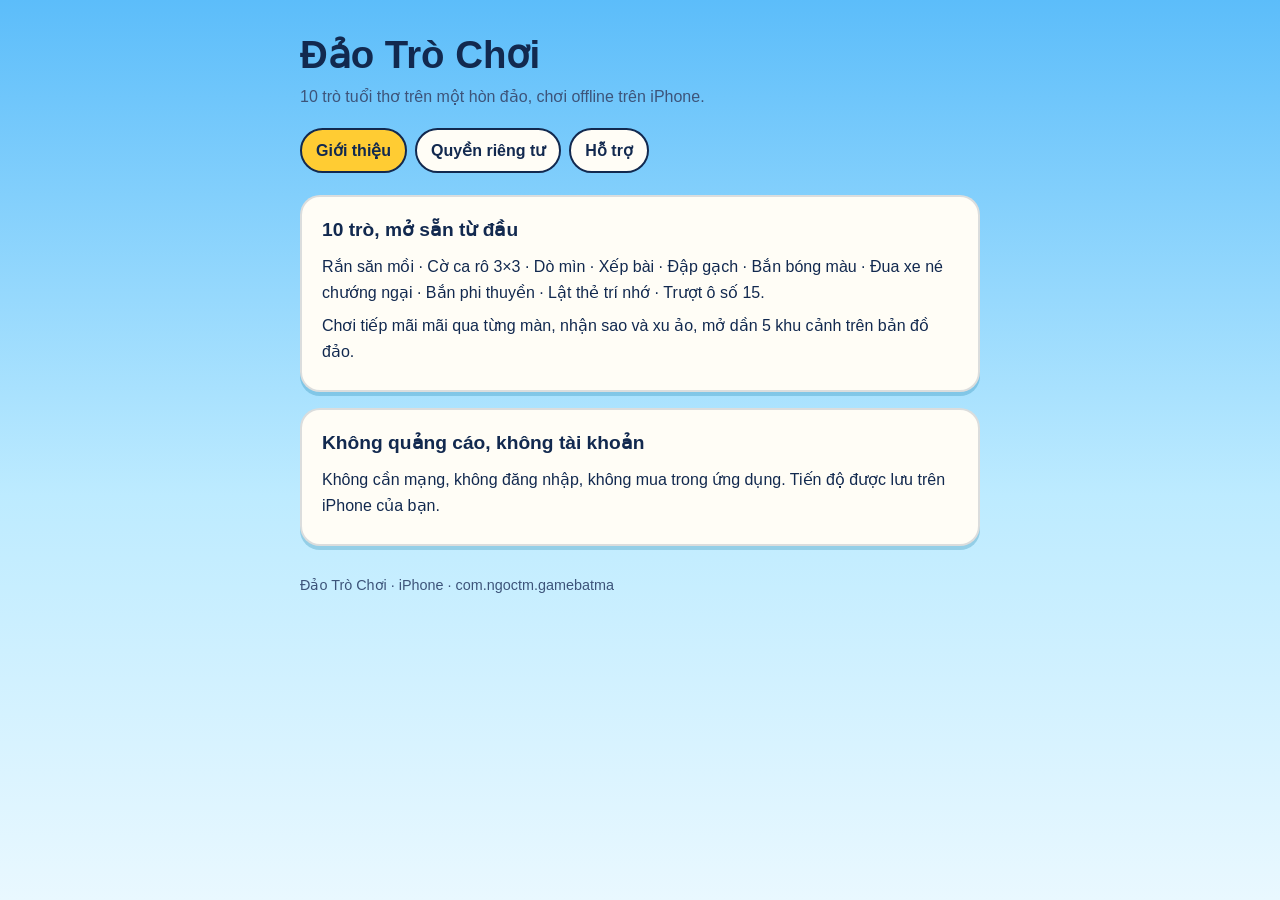
<file: index.html>
<!doctype html>
<html lang="vi">
<head>
  <meta charset="utf-8">
  <meta name="viewport" content="width=device-width, initial-scale=1">
  <title>Đảo Trò Chơi: Game Tuổi Thơ</title>
  <link rel="stylesheet" href="style.css">
</head>
<body>
<main>
  <header>
    <h1>Đảo Trò Chơi</h1>
    <p>10 trò tuổi thơ trên một hòn đảo, chơi offline trên iPhone.</p>
  </header>

  <nav aria-label="Trang">
    <a href="index.html" aria-current="page">Giới thiệu</a>
    <a href="privacy.html">Quyền riêng tư</a>
    <a href="support.html">Hỗ trợ</a>
  </nav>

  <section class="card">
    <h2>10 trò, mở sẵn từ đầu</h2>
    <p>Rắn săn mồi · Cờ ca rô 3×3 · Dò mìn · Xếp bài · Đập gạch · Bắn bóng màu · Đua xe né chướng ngại · Bắn phi thuyền · Lật thẻ trí nhớ · Trượt ô số 15.</p>
    <p>Chơi tiếp mãi mãi qua từng màn, nhận sao và xu ảo, mở dần 5 khu cảnh trên bản đồ đảo.</p>
  </section>

  <section class="card">
    <h2>Không quảng cáo, không tài khoản</h2>
    <p>Không cần mạng, không đăng nhập, không mua trong ứng dụng. Tiến độ được lưu trên iPhone của bạn.</p>
  </section>

  <footer>Đảo Trò Chơi · iPhone · com.ngoctm.gamebatma</footer>
</main>
</body>
</html>
</file>
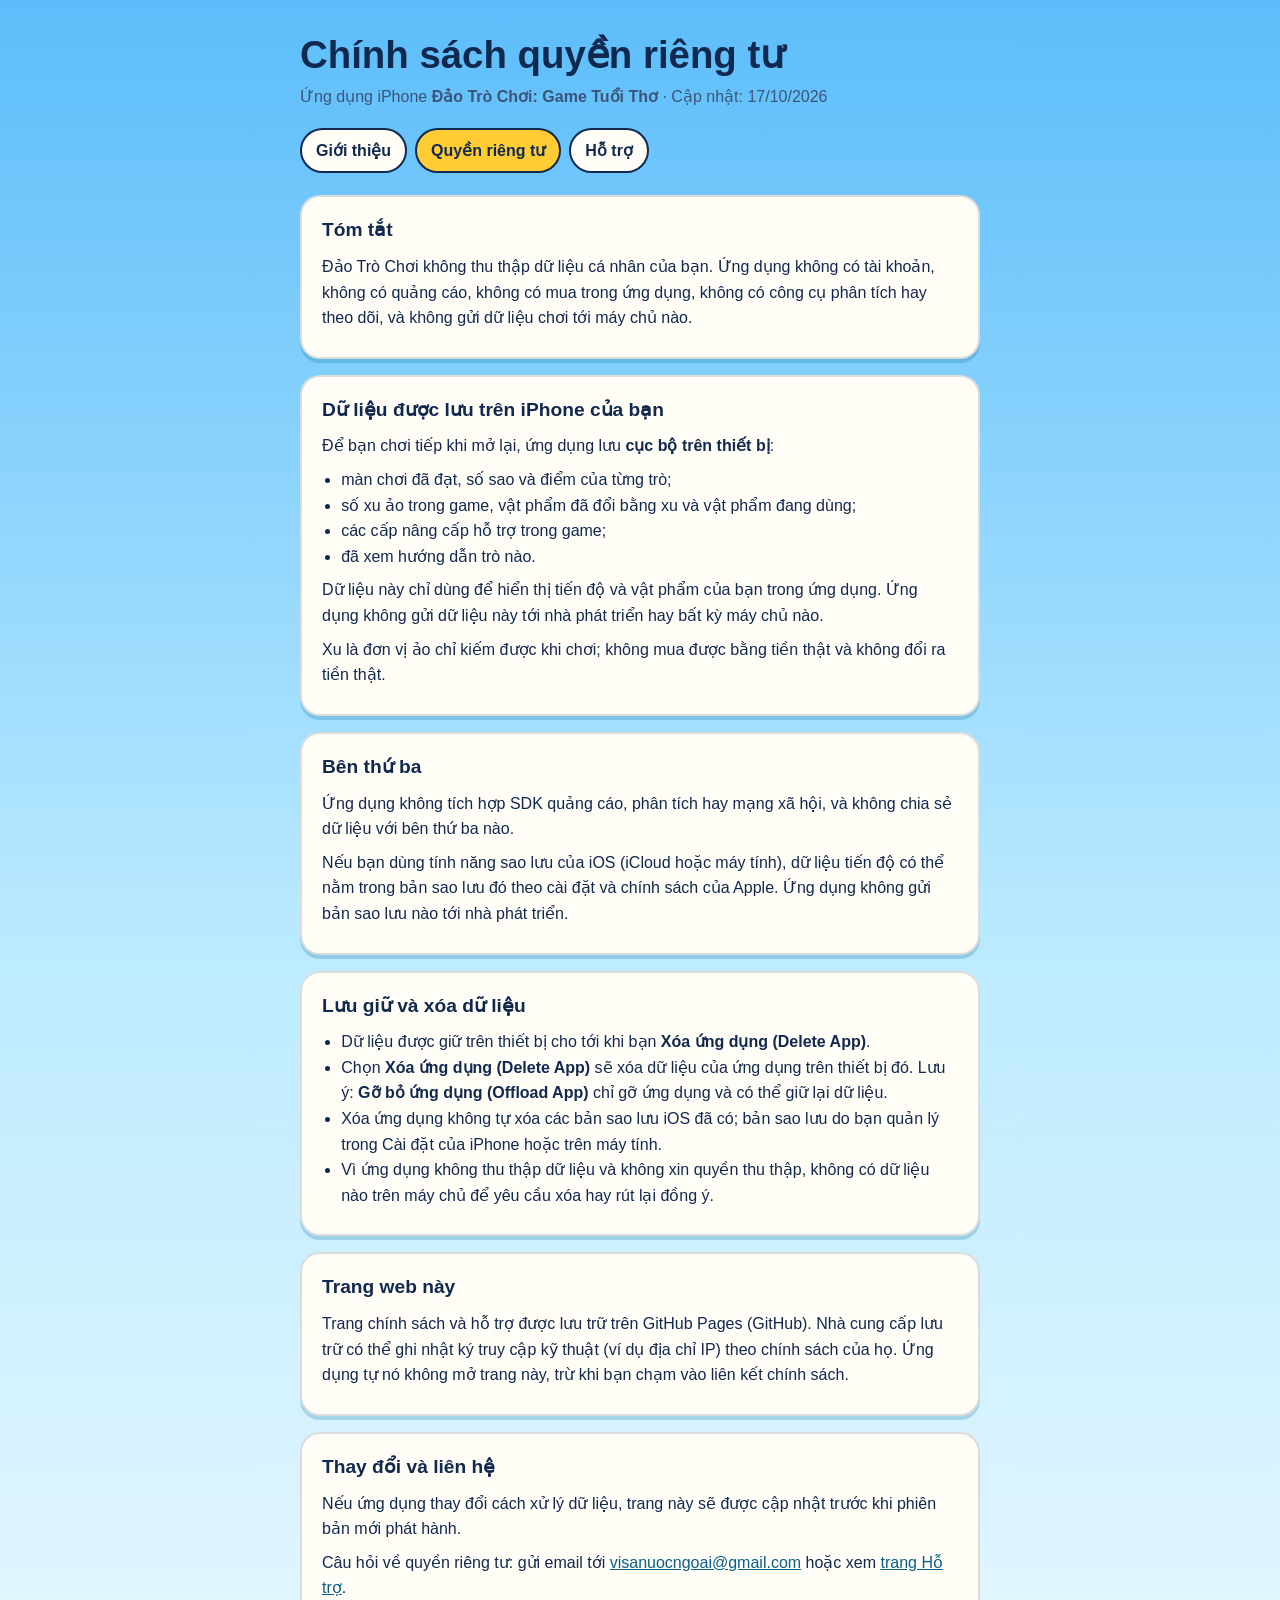
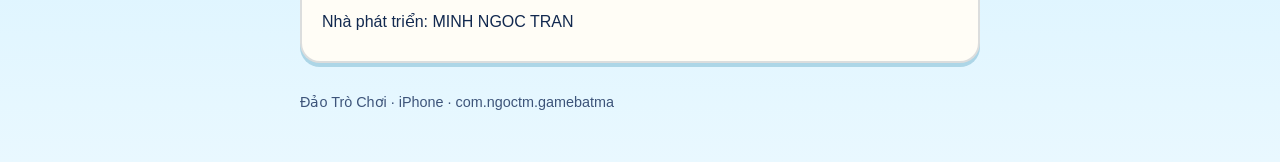
<file: privacy.html>
<!doctype html>
<html lang="vi">
<head>
  <meta charset="utf-8">
  <meta name="viewport" content="width=device-width, initial-scale=1">
  <title>Chính sách quyền riêng tư — Đảo Trò Chơi</title>
  <link rel="stylesheet" href="style.css">
</head>
<body>
<main>
  <header>
    <h1>Chính sách quyền riêng tư</h1>
    <p>Ứng dụng iPhone <strong>Đảo Trò Chơi: Game Tuổi Thơ</strong> · Cập nhật: 17/10/2026</p>
  </header>

  <nav aria-label="Trang">
    <a href="index.html">Giới thiệu</a>
    <a href="privacy.html" aria-current="page">Quyền riêng tư</a>
    <a href="support.html">Hỗ trợ</a>
  </nav>

  <section class="card">
    <h2>Tóm tắt</h2>
    <p>Đảo Trò Chơi không thu thập dữ liệu cá nhân của bạn. Ứng dụng không có tài khoản, không có quảng cáo, không có mua trong ứng dụng, không có công cụ phân tích hay theo dõi, và không gửi dữ liệu chơi tới máy chủ nào.</p>
  </section>

  <section class="card">
    <h2>Dữ liệu được lưu trên iPhone của bạn</h2>
    <p>Để bạn chơi tiếp khi mở lại, ứng dụng lưu <strong>cục bộ trên thiết bị</strong>:</p>
    <ul>
      <li>màn chơi đã đạt, số sao và điểm của từng trò;</li>
      <li>số xu ảo trong game, vật phẩm đã đổi bằng xu và vật phẩm đang dùng;</li>
      <li>các cấp nâng cấp hỗ trợ trong game;</li>
      <li>đã xem hướng dẫn trò nào.</li>
    </ul>
    <p>Dữ liệu này chỉ dùng để hiển thị tiến độ và vật phẩm của bạn trong ứng dụng. Ứng dụng không gửi dữ liệu này tới nhà phát triển hay bất kỳ máy chủ nào.</p>
    <p>Xu là đơn vị ảo chỉ kiếm được khi chơi; không mua được bằng tiền thật và không đổi ra tiền thật.</p>
  </section>

  <section class="card">
    <h2>Bên thứ ba</h2>
    <p>Ứng dụng không tích hợp SDK quảng cáo, phân tích hay mạng xã hội, và không chia sẻ dữ liệu với bên thứ ba nào.</p>
    <p>Nếu bạn dùng tính năng sao lưu của iOS (iCloud hoặc máy tính), dữ liệu tiến độ có thể nằm trong bản sao lưu đó theo cài đặt và chính sách của Apple. Ứng dụng không gửi bản sao lưu nào tới nhà phát triển.</p>
  </section>

  <section class="card">
    <h2>Lưu giữ và xóa dữ liệu</h2>
    <ul>
      <li>Dữ liệu được giữ trên thiết bị cho tới khi bạn <strong>Xóa ứng dụng (Delete App)</strong>.</li>
      <li>Chọn <strong>Xóa ứng dụng (Delete App)</strong> sẽ xóa dữ liệu của ứng dụng trên thiết bị đó. Lưu ý: <strong>Gỡ bỏ ứng dụng (Offload App)</strong> chỉ gỡ ứng dụng và có thể giữ lại dữ liệu.</li>
      <li>Xóa ứng dụng không tự xóa các bản sao lưu iOS đã có; bản sao lưu do bạn quản lý trong Cài đặt của iPhone hoặc trên máy tính.</li>
      <li>Vì ứng dụng không thu thập dữ liệu và không xin quyền thu thập, không có dữ liệu nào trên máy chủ để yêu cầu xóa hay rút lại đồng ý.</li>
    </ul>
  </section>

  <section class="card">
    <h2>Trang web này</h2>
    <p>Trang chính sách và hỗ trợ được lưu trữ trên GitHub Pages (GitHub). Nhà cung cấp lưu trữ có thể ghi nhật ký truy cập kỹ thuật (ví dụ địa chỉ IP) theo chính sách của họ. Ứng dụng tự nó không mở trang này, trừ khi bạn chạm vào liên kết chính sách.</p>
  </section>

  <section class="card">
    <h2>Thay đổi và liên hệ</h2>
    <p>Nếu ứng dụng thay đổi cách xử lý dữ liệu, trang này sẽ được cập nhật trước khi phiên bản mới phát hành.</p>
    <p>Câu hỏi về quyền riêng tư: gửi email tới <a href="mailto:visanuocngoai@gmail.com">visanuocngoai@gmail.com</a> hoặc xem <a href="support.html">trang Hỗ trợ</a>.</p>
    <p>Nhà phát triển: MINH NGOC TRAN</p>
  </section>

  <footer>Đảo Trò Chơi · iPhone · com.ngoctm.gamebatma</footer>
</main>
</body>
</html>
</file>
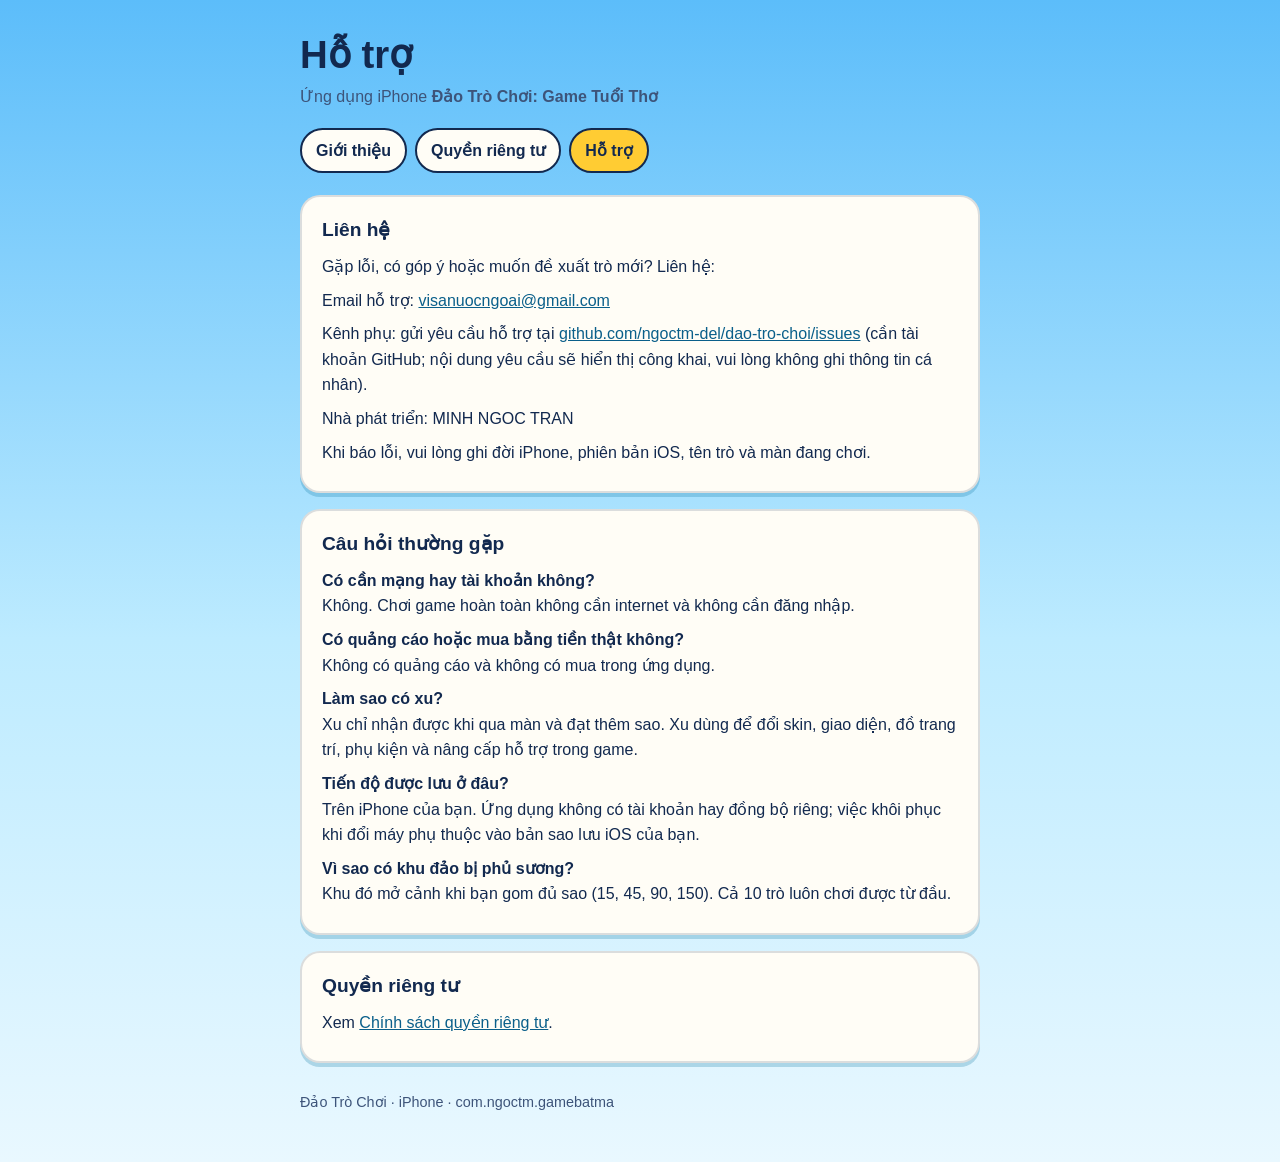
<file: support.html>
<!doctype html>
<html lang="vi">
<head>
  <meta charset="utf-8">
  <meta name="viewport" content="width=device-width, initial-scale=1">
  <title>Hỗ trợ — Đảo Trò Chơi</title>
  <link rel="stylesheet" href="style.css">
</head>
<body>
<main>
  <header>
    <h1>Hỗ trợ</h1>
    <p>Ứng dụng iPhone <strong>Đảo Trò Chơi: Game Tuổi Thơ</strong></p>
  </header>

  <nav aria-label="Trang">
    <a href="index.html">Giới thiệu</a>
    <a href="privacy.html">Quyền riêng tư</a>
    <a href="support.html" aria-current="page">Hỗ trợ</a>
  </nav>

  <section class="card">
    <h2>Liên hệ</h2>
    <p>Gặp lỗi, có góp ý hoặc muốn đề xuất trò mới? Liên hệ:</p>
    <p>Email hỗ trợ: <a href="mailto:visanuocngoai@gmail.com">visanuocngoai@gmail.com</a></p>
    <p>Kênh phụ: gửi yêu cầu hỗ trợ tại <a href="https://github.com/ngoctm-del/dao-tro-choi/issues">github.com/ngoctm-del/dao-tro-choi/issues</a> (cần tài khoản GitHub; nội dung yêu cầu sẽ hiển thị công khai, vui lòng không ghi thông tin cá nhân).</p>
    <p>Nhà phát triển: MINH NGOC TRAN</p>
    <p>Khi báo lỗi, vui lòng ghi đời iPhone, phiên bản iOS, tên trò và màn đang chơi.</p>
  </section>

  <section class="card">
    <h2>Câu hỏi thường gặp</h2>
    <p><strong>Có cần mạng hay tài khoản không?</strong><br>Không. Chơi game hoàn toàn không cần internet và không cần đăng nhập.</p>
    <p><strong>Có quảng cáo hoặc mua bằng tiền thật không?</strong><br>Không có quảng cáo và không có mua trong ứng dụng.</p>
    <p><strong>Làm sao có xu?</strong><br>Xu chỉ nhận được khi qua màn và đạt thêm sao. Xu dùng để đổi skin, giao diện, đồ trang trí, phụ kiện và nâng cấp hỗ trợ trong game.</p>
    <p><strong>Tiến độ được lưu ở đâu?</strong><br>Trên iPhone của bạn. Ứng dụng không có tài khoản hay đồng bộ riêng; việc khôi phục khi đổi máy phụ thuộc vào bản sao lưu iOS của bạn.</p>
    <p><strong>Vì sao có khu đảo bị phủ sương?</strong><br>Khu đó mở cảnh khi bạn gom đủ sao (15, 45, 90, 150). Cả 10 trò luôn chơi được từ đầu.</p>
  </section>

  <section class="card">
    <h2>Quyền riêng tư</h2>
    <p>Xem <a href="privacy.html">Chính sách quyền riêng tư</a>.</p>
  </section>

  <footer>Đảo Trò Chơi · iPhone · com.ngoctm.gamebatma</footer>
</main>
</body>
</html>
</file>
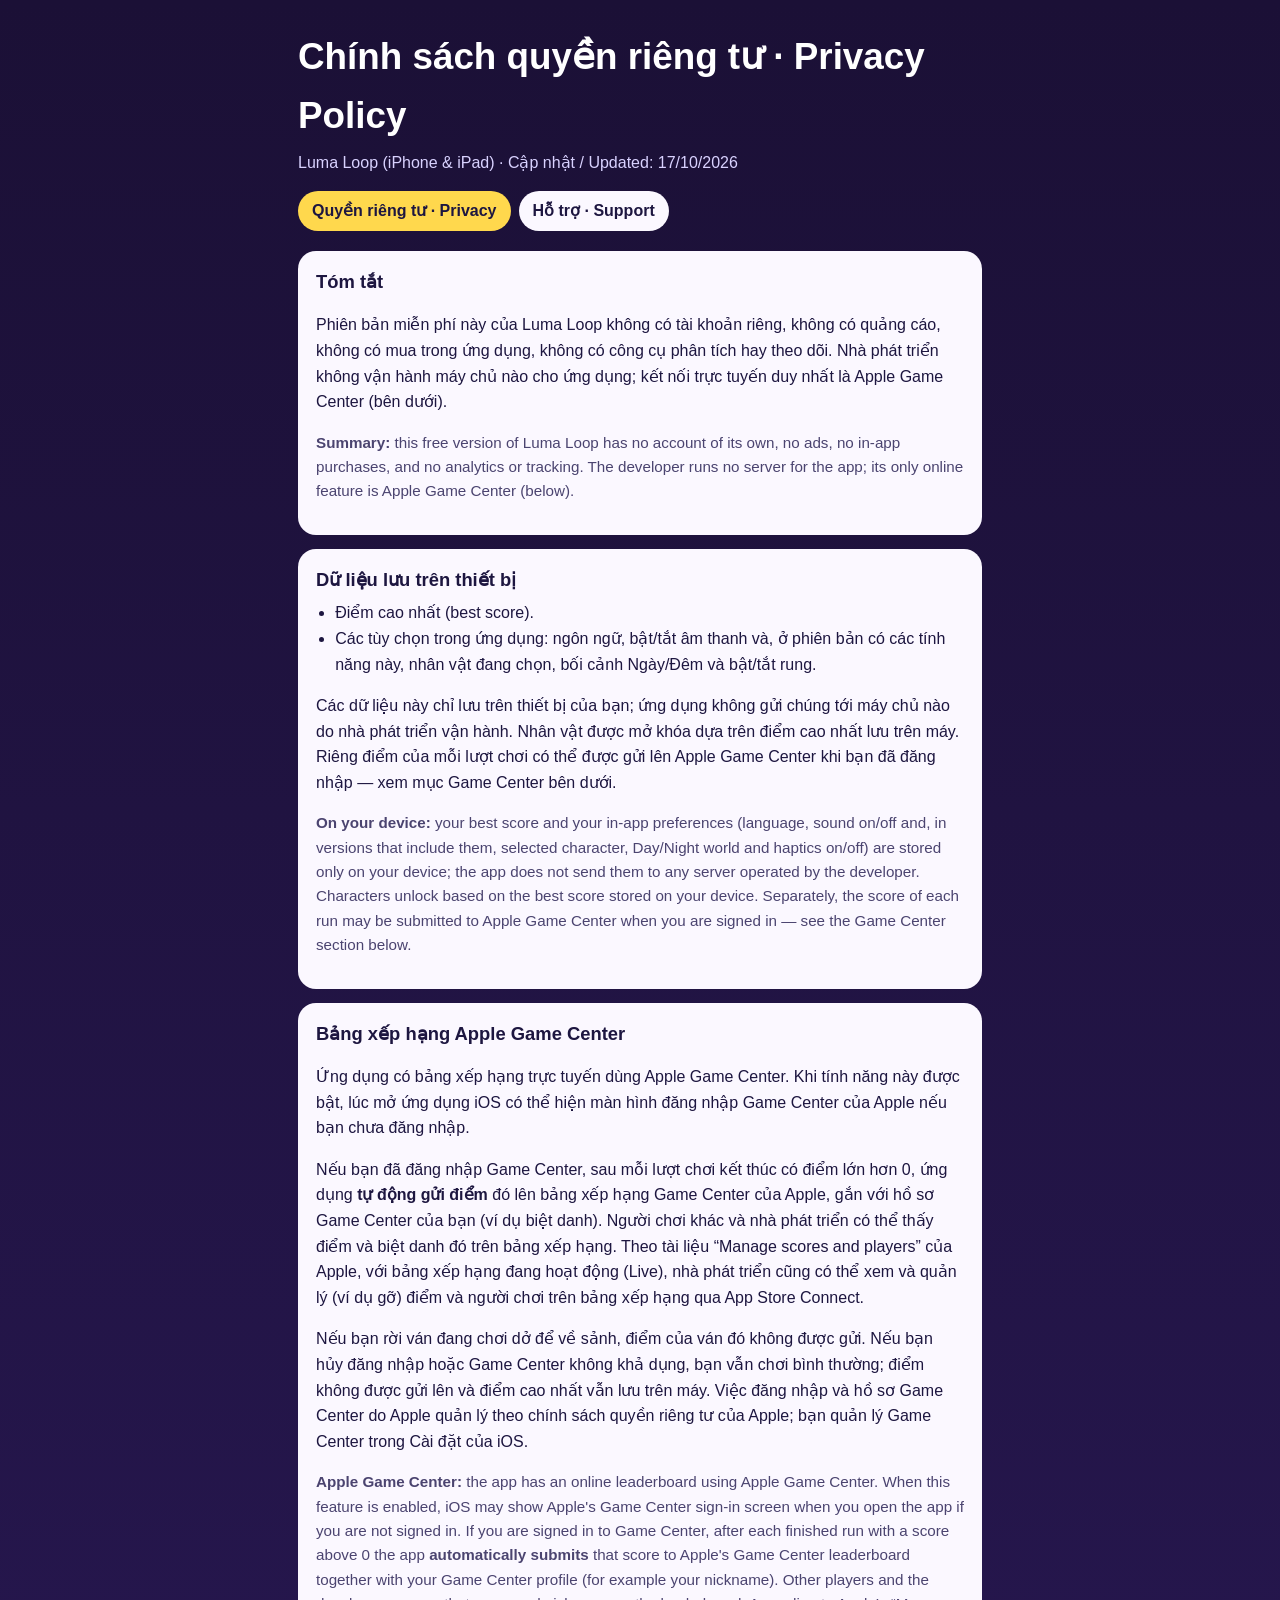
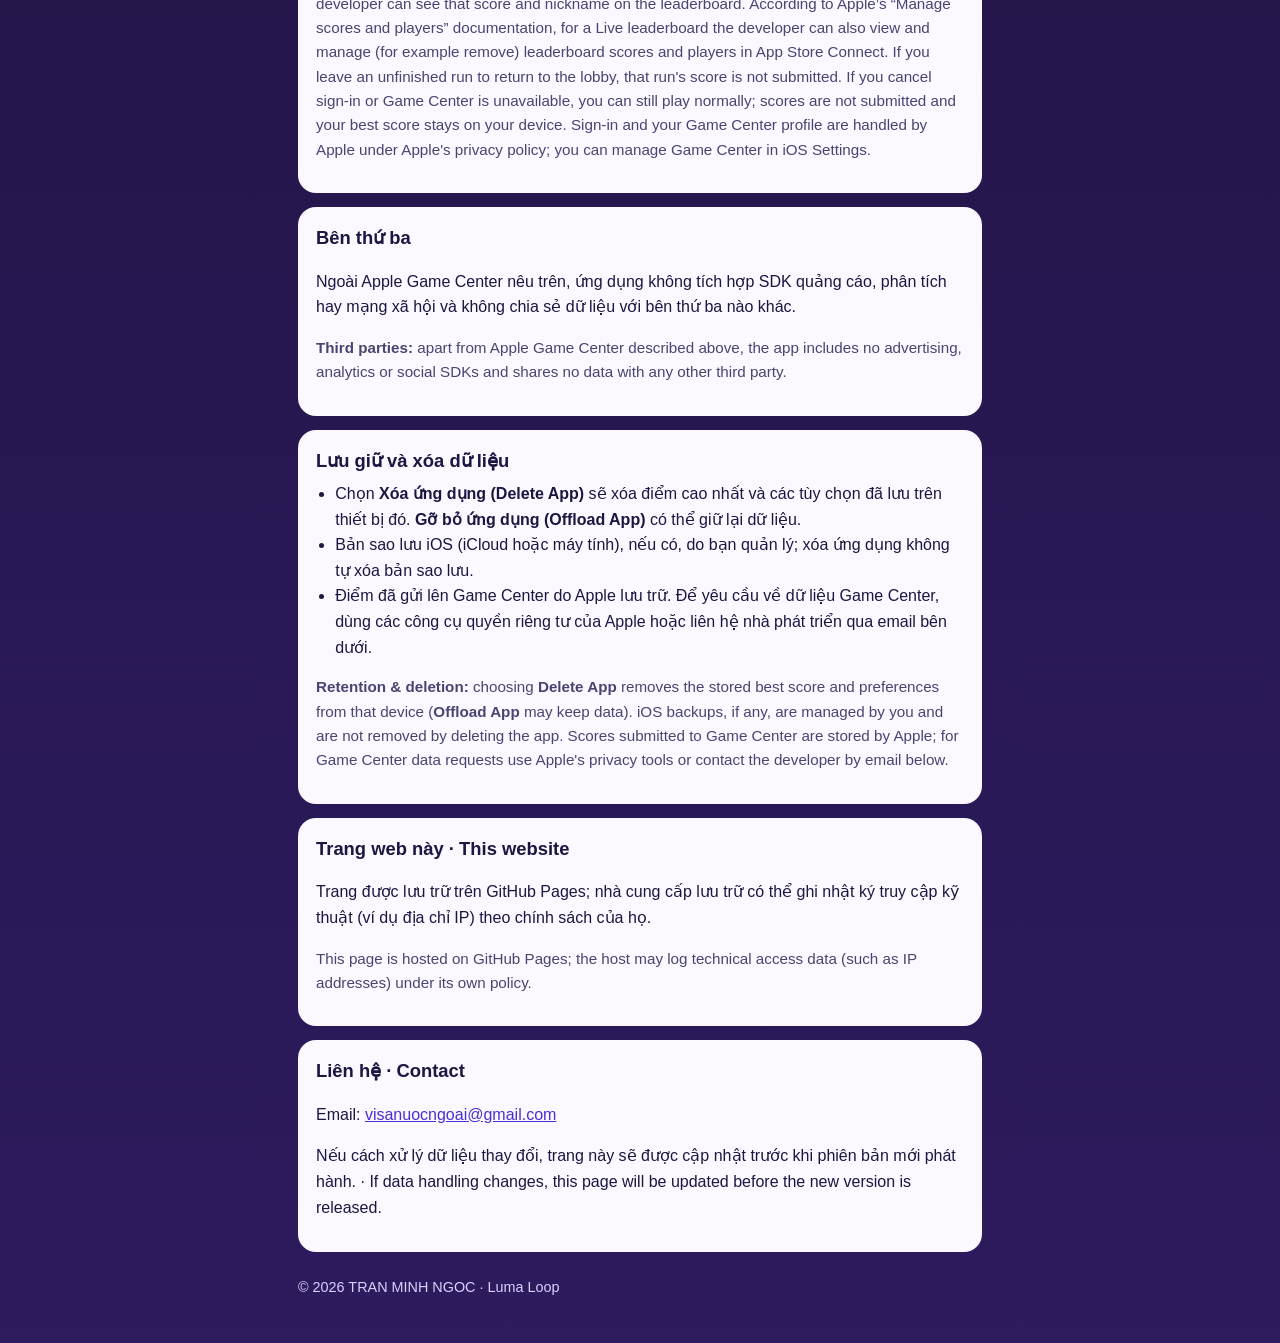
<file: luma-loop/privacy.html>
<!doctype html>
<html lang="vi">
<head>
  <meta charset="utf-8">
  <meta name="viewport" content="width=device-width, initial-scale=1">
  <title>Privacy Policy — Luma Loop</title>
  <style>
    :root { --bg1:#1b1036; --bg2:#2d1b5e; --card:#fbf8ff; --ink:#1d1640; --soft:#4b4470; --accent:#7c5cff; }
    * { box-sizing: border-box; }
    body { margin:0; font-family:-apple-system,BlinkMacSystemFont,"Segoe UI",Roboto,Arial,sans-serif; line-height:1.6; color:var(--ink); background:linear-gradient(180deg,var(--bg1),var(--bg2)); }
    main { max-width:720px; margin:0 auto; padding:28px 18px 44px; }
    header h1 { color:#fff; margin:0 0 4px; font-size:clamp(1.7rem,5vw,2.3rem); }
    header p { color:#d9d2ff; margin:0; }
    nav { display:flex; flex-wrap:wrap; gap:8px; margin:16px 0 20px; }
    nav a { padding:7px 14px; border-radius:999px; background:var(--card); color:var(--ink); text-decoration:none; font-weight:600; }
    nav a[aria-current="page"] { background:#ffd84d; }
    .card { background:var(--card); border-radius:18px; padding:16px 18px; margin:0 0 14px; }
    .card h2 { font-size:1.15rem; margin:0 0 6px; }
    .card ul { padding-left:1.2em; margin:6px 0; }
    .lang { color:var(--soft); font-size:.95rem; }
    a { color:#4b2fd6; }
    footer { color:#d9d2ff; font-size:.9rem; margin-top:24px; }
  </style>
</head>
<body>
<main>
  <header>
    <h1>Chính sách quyền riêng tư · Privacy Policy</h1>
    <p>Luma Loop (iPhone &amp; iPad) · Cập nhật / Updated: 17/10/2026</p>
  </header>

  <nav aria-label="Trang">
    <a href="privacy.html" aria-current="page">Quyền riêng tư · Privacy</a>
    <a href="support.html">Hỗ trợ · Support</a>
  </nav>

  <section class="card">
    <h2>Tóm tắt</h2>
    <p>Phiên bản miễn phí này của Luma Loop không có tài khoản riêng, không có quảng cáo, không có mua trong ứng dụng, không có công cụ phân tích hay theo dõi. Nhà phát triển không vận hành máy chủ nào cho ứng dụng; kết nối trực tuyến duy nhất là Apple Game Center (bên dưới).</p>
    <p class="lang"><strong>Summary:</strong> this free version of Luma Loop has no account of its own, no ads, no in-app purchases, and no analytics or tracking. The developer runs no server for the app; its only online feature is Apple Game Center (below).</p>
  </section>

  <section class="card">
    <h2>Dữ liệu lưu trên thiết bị</h2>
    <ul>
      <li>Điểm cao nhất (best score).</li>
      <li>Các tùy chọn trong ứng dụng: ngôn ngữ, bật/tắt âm thanh và, ở phiên bản có các tính năng này, nhân vật đang chọn, bối cảnh Ngày/Đêm và bật/tắt rung.</li>
    </ul>
    <p>Các dữ liệu này chỉ lưu trên thiết bị của bạn; ứng dụng không gửi chúng tới máy chủ nào do nhà phát triển vận hành. Nhân vật được mở khóa dựa trên điểm cao nhất lưu trên máy. Riêng điểm của mỗi lượt chơi có thể được gửi lên Apple Game Center khi bạn đã đăng nhập — xem mục Game Center bên dưới.</p>
    <p class="lang"><strong>On your device:</strong> your best score and your in-app preferences (language, sound on/off and, in versions that include them, selected character, Day/Night world and haptics on/off) are stored only on your device; the app does not send them to any server operated by the developer. Characters unlock based on the best score stored on your device. Separately, the score of each run may be submitted to Apple Game Center when you are signed in — see the Game Center section below.</p>
  </section>

  <section class="card">
    <h2>Bảng xếp hạng Apple Game Center</h2>
    <p>Ứng dụng có bảng xếp hạng trực tuyến dùng Apple Game Center. Khi tính năng này được bật, lúc mở ứng dụng iOS có thể hiện màn hình đăng nhập Game Center của Apple nếu bạn chưa đăng nhập.</p>
    <p>Nếu bạn đã đăng nhập Game Center, sau mỗi lượt chơi kết thúc có điểm lớn hơn 0, ứng dụng <strong>tự động gửi điểm</strong> đó lên bảng xếp hạng Game Center của Apple, gắn với hồ sơ Game Center của bạn (ví dụ biệt danh). Người chơi khác và nhà phát triển có thể thấy điểm và biệt danh đó trên bảng xếp hạng. Theo tài liệu &ldquo;Manage scores and players&rdquo; của Apple, với bảng xếp hạng đang hoạt động (Live), nhà phát triển cũng có thể xem và quản lý (ví dụ gỡ) điểm và người chơi trên bảng xếp hạng qua App Store Connect.</p>
    <p>Nếu bạn rời ván đang chơi dở để về sảnh, điểm của ván đó không được gửi. Nếu bạn hủy đăng nhập hoặc Game Center không khả dụng, bạn vẫn chơi bình thường; điểm không được gửi lên và điểm cao nhất vẫn lưu trên máy. Việc đăng nhập và hồ sơ Game Center do Apple quản lý theo chính sách quyền riêng tư của Apple; bạn quản lý Game Center trong Cài đặt của iOS.</p>
    <p class="lang"><strong>Apple Game Center:</strong> the app has an online leaderboard using Apple Game Center. When this feature is enabled, iOS may show Apple's Game Center sign-in screen when you open the app if you are not signed in. If you are signed in to Game Center, after each finished run with a score above 0 the app <strong>automatically submits</strong> that score to Apple's Game Center leaderboard together with your Game Center profile (for example your nickname). Other players and the developer can see that score and nickname on the leaderboard. According to Apple&rsquo;s &ldquo;Manage scores and players&rdquo; documentation, for a Live leaderboard the developer can also view and manage (for example remove) leaderboard scores and players in App Store Connect. If you leave an unfinished run to return to the lobby, that run's score is not submitted. If you cancel sign-in or Game Center is unavailable, you can still play normally; scores are not submitted and your best score stays on your device. Sign-in and your Game Center profile are handled by Apple under Apple's privacy policy; you can manage Game Center in iOS Settings.</p>
  </section>

  <section class="card">
    <h2>Bên thứ ba</h2>
    <p>Ngoài Apple Game Center nêu trên, ứng dụng không tích hợp SDK quảng cáo, phân tích hay mạng xã hội và không chia sẻ dữ liệu với bên thứ ba nào khác.</p>
    <p class="lang"><strong>Third parties:</strong> apart from Apple Game Center described above, the app includes no advertising, analytics or social SDKs and shares no data with any other third party.</p>
  </section>

  <section class="card">
    <h2>Lưu giữ và xóa dữ liệu</h2>
    <ul>
      <li>Chọn <strong>Xóa ứng dụng (Delete App)</strong> sẽ xóa điểm cao nhất và các tùy chọn đã lưu trên thiết bị đó. <strong>Gỡ bỏ ứng dụng (Offload App)</strong> có thể giữ lại dữ liệu.</li>
      <li>Bản sao lưu iOS (iCloud hoặc máy tính), nếu có, do bạn quản lý; xóa ứng dụng không tự xóa bản sao lưu.</li>
      <li>Điểm đã gửi lên Game Center do Apple lưu trữ. Để yêu cầu về dữ liệu Game Center, dùng các công cụ quyền riêng tư của Apple hoặc liên hệ nhà phát triển qua email bên dưới.</li>
    </ul>
    <p class="lang"><strong>Retention &amp; deletion:</strong> choosing <strong>Delete App</strong> removes the stored best score and preferences from that device (<strong>Offload App</strong> may keep data). iOS backups, if any, are managed by you and are not removed by deleting the app. Scores submitted to Game Center are stored by Apple; for Game Center data requests use Apple's privacy tools or contact the developer by email below.</p>
  </section>

  <section class="card">
    <h2>Trang web này · This website</h2>
    <p>Trang được lưu trữ trên GitHub Pages; nhà cung cấp lưu trữ có thể ghi nhật ký truy cập kỹ thuật (ví dụ địa chỉ IP) theo chính sách của họ.</p>
    <p class="lang">This page is hosted on GitHub Pages; the host may log technical access data (such as IP addresses) under its own policy.</p>
  </section>

  <section class="card">
    <h2>Liên hệ · Contact</h2>
    <p>Email: <a href="mailto:visanuocngoai@gmail.com">visanuocngoai@gmail.com</a></p>
    <p>Nếu cách xử lý dữ liệu thay đổi, trang này sẽ được cập nhật trước khi phiên bản mới phát hành. · If data handling changes, this page will be updated before the new version is released.</p>
  </section>

  <footer>© 2026 TRAN MINH NGOC · Luma Loop</footer>
</main>
</body>
</html>
</file>
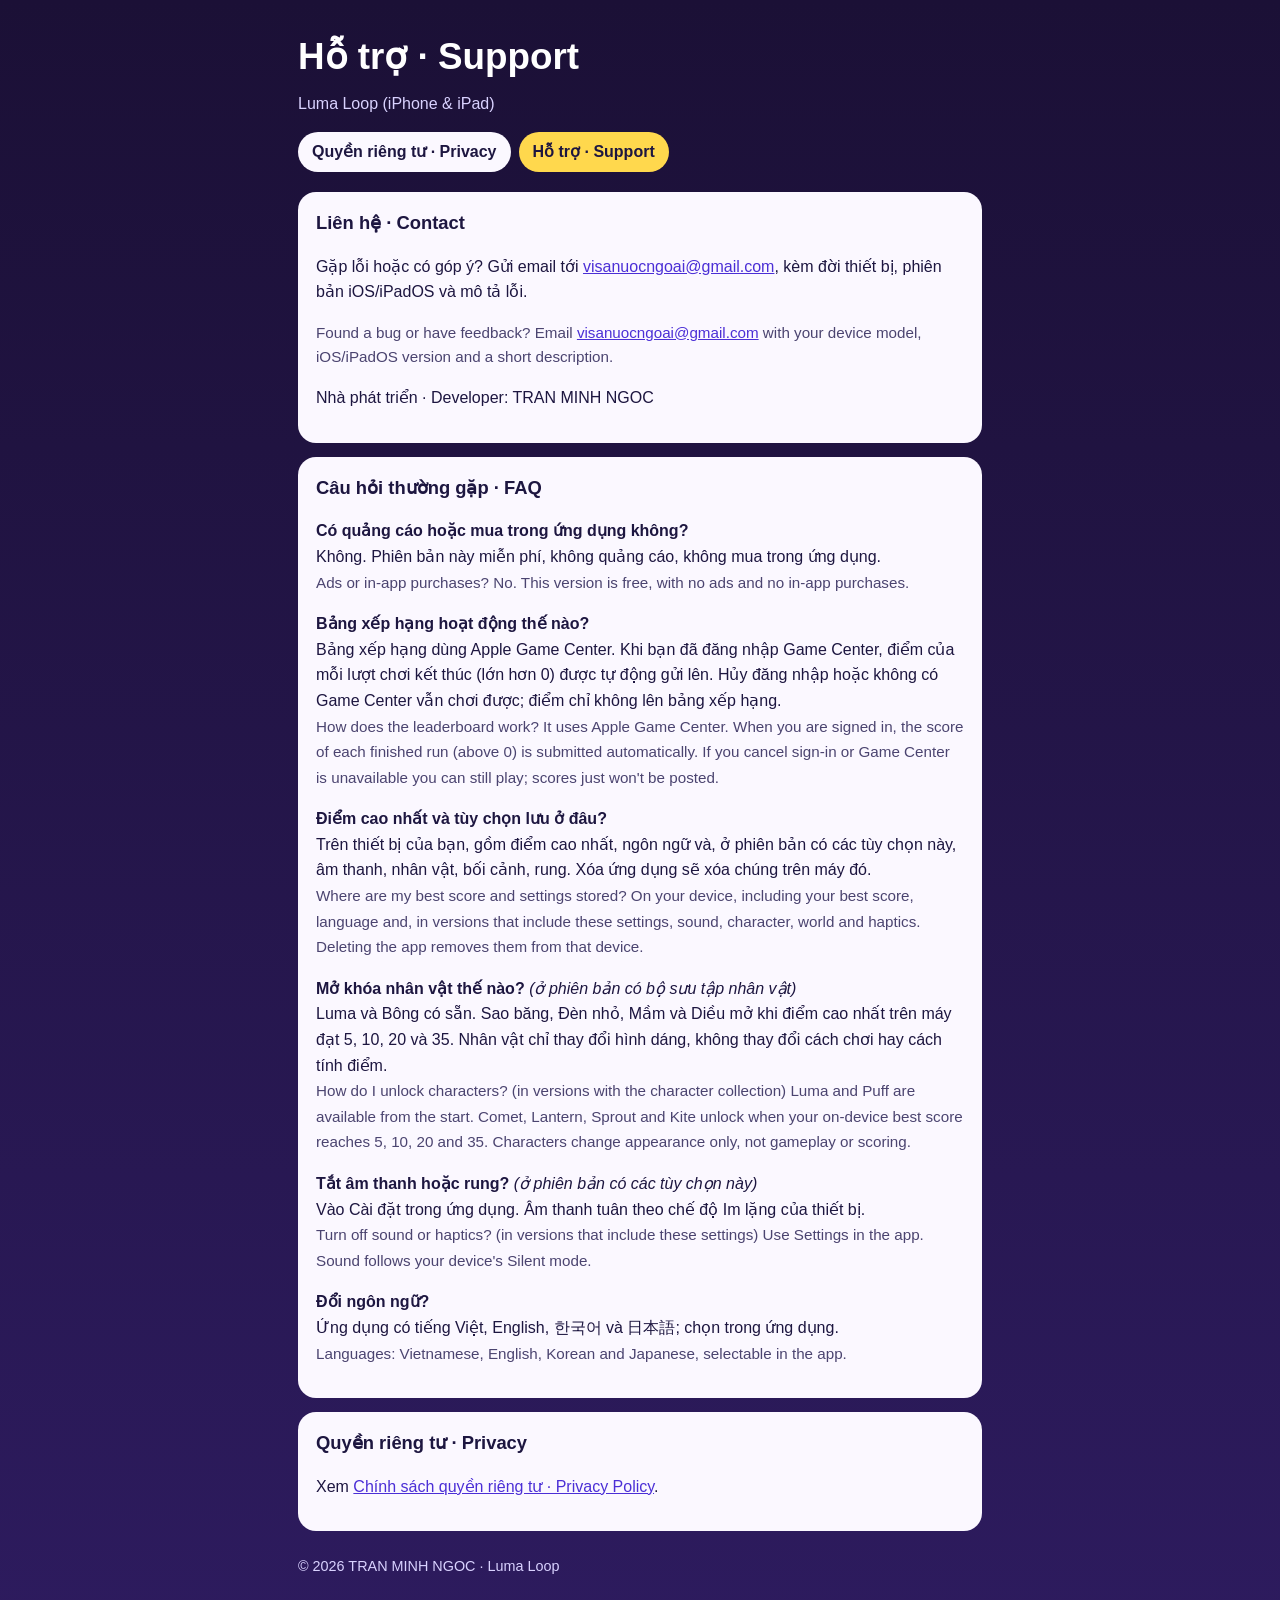
<file: luma-loop/support.html>
<!doctype html>
<html lang="vi">
<head>
  <meta charset="utf-8">
  <meta name="viewport" content="width=device-width, initial-scale=1">
  <title>Support — Luma Loop</title>
  <style>
    :root { --bg1:#1b1036; --bg2:#2d1b5e; --card:#fbf8ff; --ink:#1d1640; --soft:#4b4470; }
    * { box-sizing: border-box; }
    body { margin:0; font-family:-apple-system,BlinkMacSystemFont,"Segoe UI",Roboto,Arial,sans-serif; line-height:1.6; color:var(--ink); background:linear-gradient(180deg,var(--bg1),var(--bg2)); }
    main { max-width:720px; margin:0 auto; padding:28px 18px 44px; }
    header h1 { color:#fff; margin:0 0 4px; font-size:clamp(1.7rem,5vw,2.3rem); }
    header p { color:#d9d2ff; margin:0; }
    nav { display:flex; flex-wrap:wrap; gap:8px; margin:16px 0 20px; }
    nav a { padding:7px 14px; border-radius:999px; background:var(--card); color:var(--ink); text-decoration:none; font-weight:600; }
    nav a[aria-current="page"] { background:#ffd84d; }
    .card { background:var(--card); border-radius:18px; padding:16px 18px; margin:0 0 14px; }
    .card h2 { font-size:1.15rem; margin:0 0 6px; }
    .lang { color:var(--soft); font-size:.95rem; }
    a { color:#4b2fd6; }
    footer { color:#d9d2ff; font-size:.9rem; margin-top:24px; }
  </style>
</head>
<body>
<main>
  <header>
    <h1>Hỗ trợ · Support</h1>
    <p>Luma Loop (iPhone &amp; iPad)</p>
  </header>

  <nav aria-label="Trang">
    <a href="privacy.html">Quyền riêng tư · Privacy</a>
    <a href="support.html" aria-current="page">Hỗ trợ · Support</a>
  </nav>

  <section class="card">
    <h2>Liên hệ · Contact</h2>
    <p>Gặp lỗi hoặc có góp ý? Gửi email tới <a href="mailto:visanuocngoai@gmail.com">visanuocngoai@gmail.com</a>, kèm đời thiết bị, phiên bản iOS/iPadOS và mô tả lỗi.</p>
    <p class="lang">Found a bug or have feedback? Email <a href="mailto:visanuocngoai@gmail.com">visanuocngoai@gmail.com</a> with your device model, iOS/iPadOS version and a short description.</p>
    <p>Nhà phát triển · Developer: TRAN MINH NGOC</p>
  </section>

  <section class="card">
    <h2>Câu hỏi thường gặp · FAQ</h2>
    <p><strong>Có quảng cáo hoặc mua trong ứng dụng không?</strong><br>Không. Phiên bản này miễn phí, không quảng cáo, không mua trong ứng dụng.<br><span class="lang">Ads or in-app purchases? No. This version is free, with no ads and no in-app purchases.</span></p>
    <p><strong>Bảng xếp hạng hoạt động thế nào?</strong><br>Bảng xếp hạng dùng Apple Game Center. Khi bạn đã đăng nhập Game Center, điểm của mỗi lượt chơi kết thúc (lớn hơn 0) được tự động gửi lên. Hủy đăng nhập hoặc không có Game Center vẫn chơi được; điểm chỉ không lên bảng xếp hạng.<br><span class="lang">How does the leaderboard work? It uses Apple Game Center. When you are signed in, the score of each finished run (above 0) is submitted automatically. If you cancel sign-in or Game Center is unavailable you can still play; scores just won't be posted.</span></p>
    <p><strong>Điểm cao nhất và tùy chọn lưu ở đâu?</strong><br>Trên thiết bị của bạn, gồm điểm cao nhất, ngôn ngữ và, ở phiên bản có các tùy chọn này, âm thanh, nhân vật, bối cảnh, rung. Xóa ứng dụng sẽ xóa chúng trên máy đó.<br><span class="lang">Where are my best score and settings stored? On your device, including your best score, language and, in versions that include these settings, sound, character, world and haptics. Deleting the app removes them from that device.</span></p>
    <p><strong>Mở khóa nhân vật thế nào?</strong> <em>(ở phiên bản có bộ sưu tập nhân vật)</em><br>Luma và Bông có sẵn. Sao băng, Đèn nhỏ, Mầm và Diều mở khi điểm cao nhất trên máy đạt 5, 10, 20 và 35. Nhân vật chỉ thay đổi hình dáng, không thay đổi cách chơi hay cách tính điểm.<br><span class="lang">How do I unlock characters? (in versions with the character collection) Luma and Puff are available from the start. Comet, Lantern, Sprout and Kite unlock when your on-device best score reaches 5, 10, 20 and 35. Characters change appearance only, not gameplay or scoring.</span></p>
    <p><strong>Tắt âm thanh hoặc rung?</strong> <em>(ở phiên bản có các tùy chọn này)</em><br>Vào Cài đặt trong ứng dụng. Âm thanh tuân theo chế độ Im lặng của thiết bị.<br><span class="lang">Turn off sound or haptics? (in versions that include these settings) Use Settings in the app. Sound follows your device's Silent mode.</span></p>
    <p><strong>Đổi ngôn ngữ?</strong><br>Ứng dụng có tiếng Việt, English, 한국어 và 日本語; chọn trong ứng dụng.<br><span class="lang">Languages: Vietnamese, English, Korean and Japanese, selectable in the app.</span></p>
  </section>

  <section class="card">
    <h2>Quyền riêng tư · Privacy</h2>
    <p>Xem <a href="privacy.html">Chính sách quyền riêng tư · Privacy Policy</a>.</p>
  </section>

  <footer>© 2026 TRAN MINH NGOC · Luma Loop</footer>
</main>
</body>
</html>
</file>
<file: style.css>
:root {
  --sky: #5cbdfa;
  --sky-soft: #bdebff;
  --sea: #1ab5cc;
  --ink: #12294f;
  --ink-soft: #3d547a;
  --sand: #ffe9a8;
  --surface: #fffdf6;
  --sun: #ffcc33;
  --todo: #fff1c2;
}

* { box-sizing: border-box; }

body {
  margin: 0;
  font-family: -apple-system, BlinkMacSystemFont, "SF Pro Rounded", "Segoe UI", Roboto, "Helvetica Neue", Arial, sans-serif;
  color: var(--ink);
  background: linear-gradient(180deg, var(--sky) 0%, var(--sky-soft) 55%, #e9f8ff 100%);
  line-height: 1.6;
  min-height: 100vh;
}

main {
  max-width: 720px;
  margin: 0 auto;
  padding: 32px 20px 48px;
}

header h1 {
  font-size: clamp(1.8rem, 5vw, 2.4rem);
  line-height: 1.2;
  margin: 0 0 6px;
}

header p { margin: 0; color: var(--ink-soft); }

nav {
  display: flex;
  flex-wrap: wrap;
  gap: 8px;
  margin: 18px 0 22px;
}

nav a {
  display: inline-block;
  padding: 8px 14px;
  border-radius: 999px;
  background: var(--surface);
  color: var(--ink);
  font-weight: 600;
  text-decoration: none;
  border: 2px solid var(--ink);
}

nav a[aria-current="page"] { background: var(--sun); }

.card {
  background: var(--surface);
  border: 2px solid rgba(18, 41, 79, 0.15);
  border-radius: 20px;
  padding: 18px 20px;
  margin: 0 0 16px;
  box-shadow: 0 4px 0 rgba(10, 115, 158, 0.25);
}

.card h2 { font-size: 1.2rem; margin: 0 0 8px; }
.card ul { padding-left: 1.2em; margin: 8px 0; }
.card p { margin: 8px 0; }

.todo {
  background: var(--todo);
  border: 2px dashed #b8860b;
  border-radius: 10px;
  padding: 2px 8px;
  font-weight: 600;
}

a { color: #0a5f8a; }

footer {
  margin-top: 28px;
  font-size: 0.9rem;
  color: var(--ink-soft);
}
</file>
